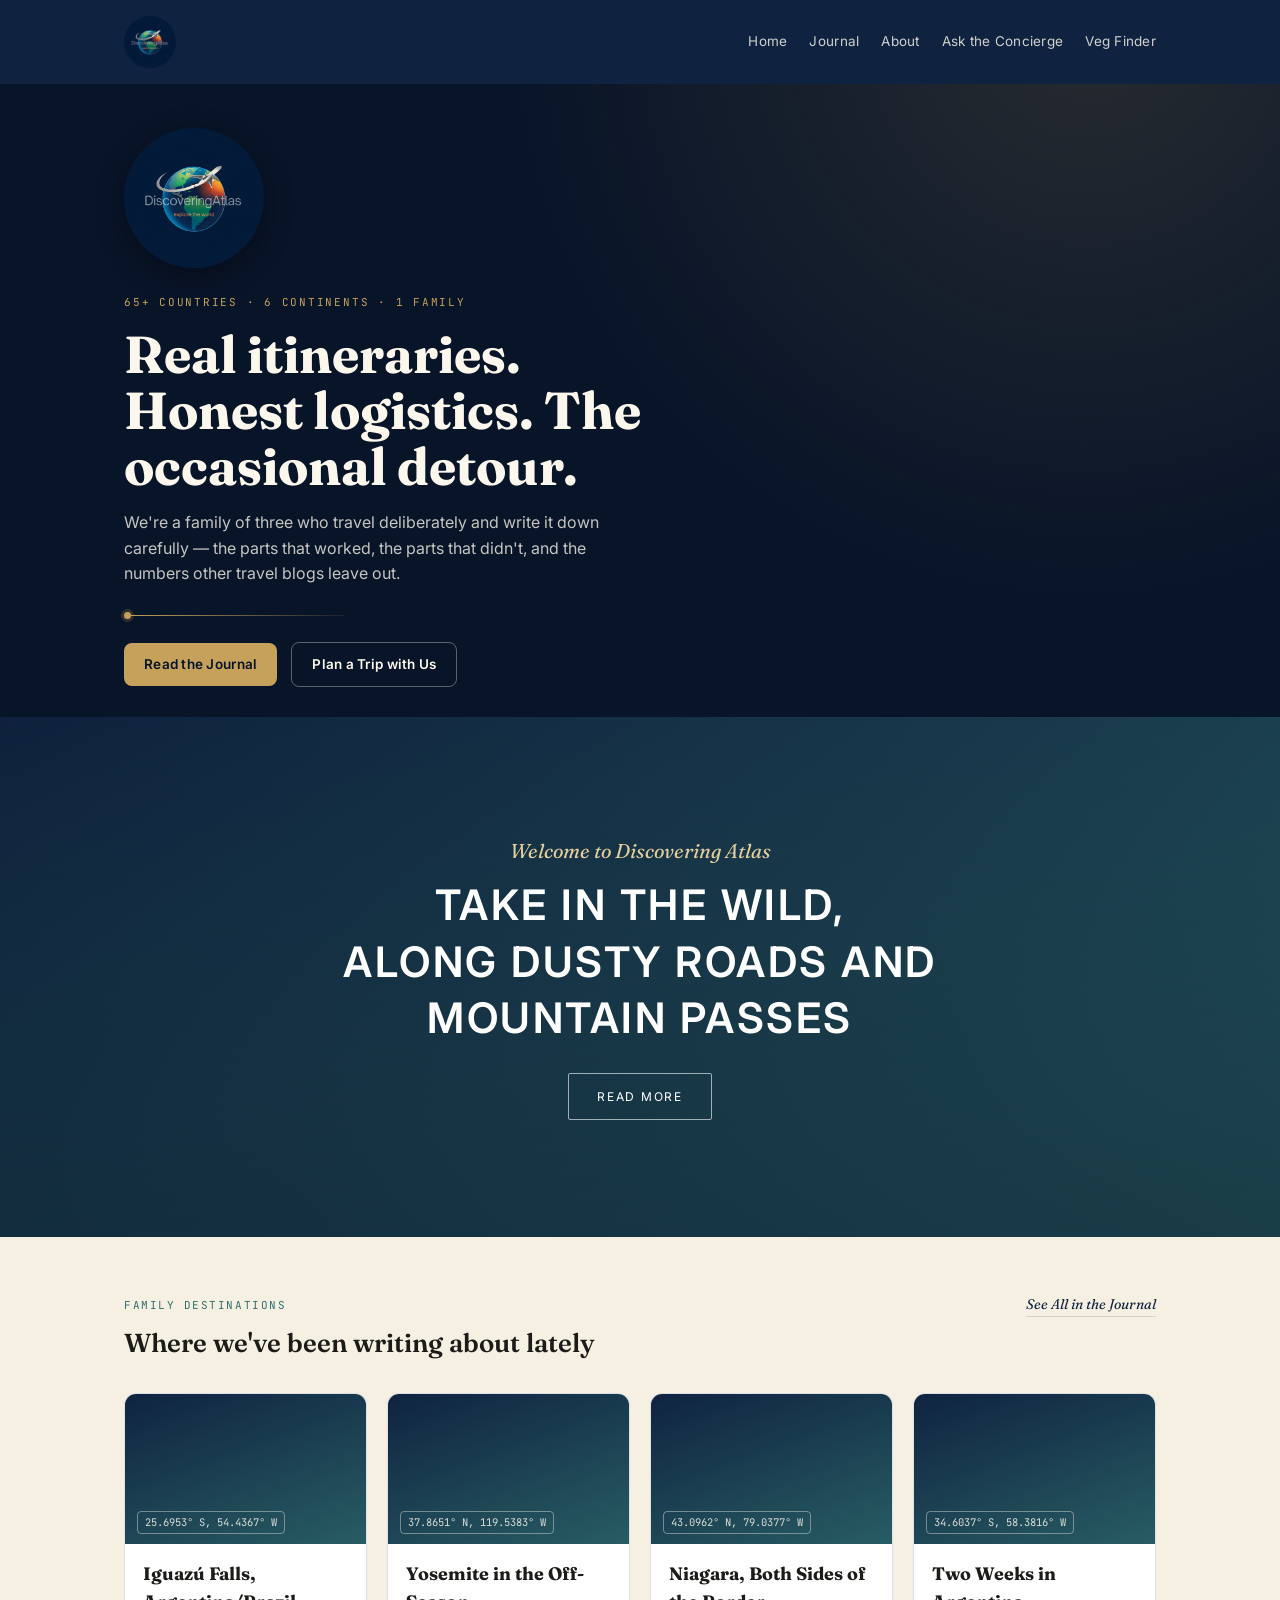
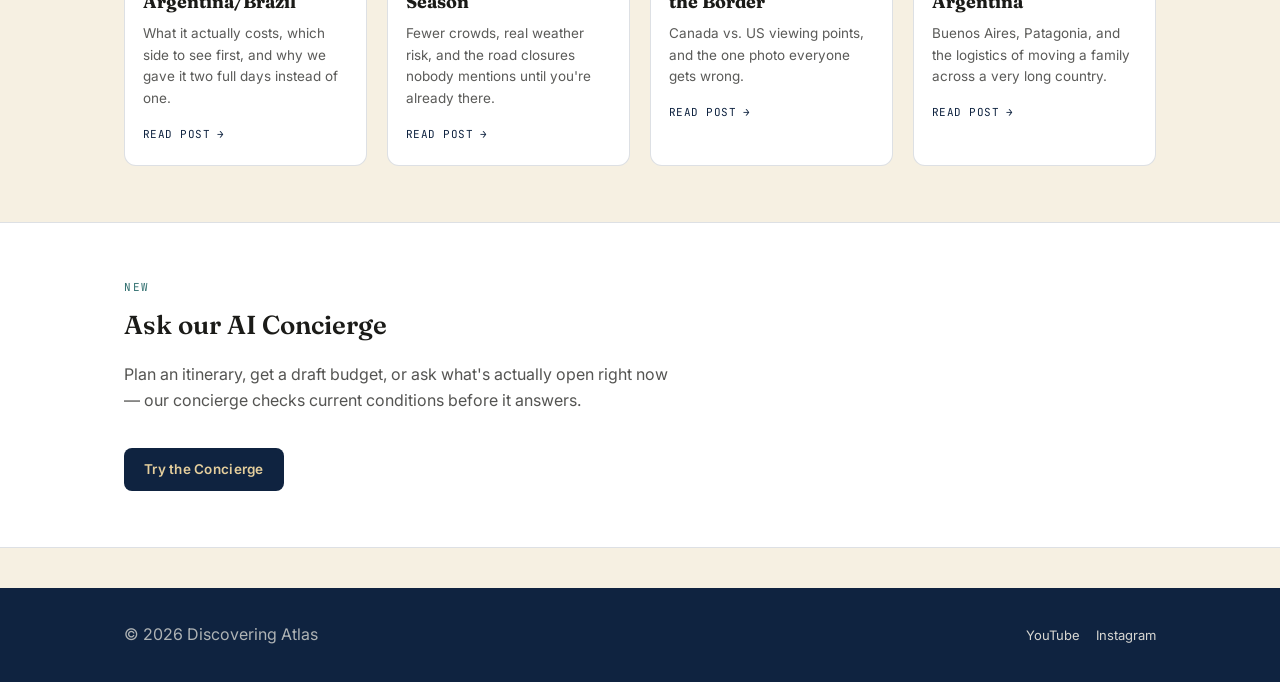
<file: index.html>
<!DOCTYPE html>
<html lang="en">
<head>
<meta charset="UTF-8">
<meta name="viewport" content="width=device-width, initial-scale=1.0">
<title>Discovering Atlas — Family Travel Across 65+ Countries</title>
<meta name="description" content="A family travel journal from 65+ countries across 6 continents — real itineraries, honest logistics, and the occasional detour.">
<link rel="icon" type="image/png" href="images/favicon.png">
<link rel="stylesheet" href="styles.css">
</head>
<body>

<nav class="site-nav">
  <div class="wrap">
    <a href="index.html" style="display:flex;align-items:center;"><img src="images/logo-nav.png" alt="Discovering Atlas" style="height:52px;width:52px;border-radius:50%;"></a>
    <div class="nav-links">
      <a href="index.html">Home</a>
      <a href="blog.html">Journal</a>
      <a href="about.html">About</a>
      <a href="concierge.html">Ask the Concierge</a>
      <a href="veg-finder.html">Veg Finder</a>
    </div>
  </div>
</nav>

<header class="hero" style="padding:44px 0 30px;">
  <div class="wrap">
    <img src="images/logo-full.png" alt="Discovering Atlas — explore the world" style="width:140px; height:140px; border-radius:50%; margin-bottom:20px; box-shadow:0 8px 28px rgba(0,0,0,0.35);">
    <span class="eyebrow">65+ Countries · 6 Continents · 1 Family</span>
    <h1>Real itineraries. Honest logistics. The occasional detour.</h1>
    <p>We're a family of three who travel deliberately and write it down carefully — the parts that worked, the parts that didn't, and the numbers other travel blogs leave out.</p>
    <div class="route-line"><div class="dot"></div></div>
    <a class="btn" href="blog.html">Read the Journal</a>
    <a class="btn ghost" href="concierge.html">Plan a Trip with Us</a>
  </div>
</header>

<!--
  PHOTO SPOT: swap the background-image in .photo-hero (styles.css) for one of your
  own landscape shots. Something wide and dramatic works best here — a mountain range,
  a coastline, a road stretching out. This is the single most-seen image on the site.
-->
<section class="photo-hero">
  <div class="photo-hero-content">
    <span class="eyebrow-script">Welcome to Discovering Atlas</span>
    <h2>Take in the wild,<br>along dusty roads and mountain passes</h2>
    <a class="btn-outline" href="blog.html">Read More</a>
  </div>
</section>

<section class="section">
  <div class="wrap">
    <div class="category-header">
      <div>
        <span class="kicker">Family Destinations</span>
        <h2 style="margin:0;">Where we've been writing about lately</h2>
      </div>
      <a class="see-all" href="blog.html">See All in the Journal</a>
    </div>
    <!-- PHOTO SPOTS: each .photo div below can take a real image — see the comment in styles.css under .photo-card .photo -->
    <div class="grid">

      <div class="card photo-card">
        <div class="photo"><span class="coords">25.6953° S, 54.4367° W</span></div>
        <div class="body">
          <h3>Iguazú Falls, Argentina/Brazil</h3>
          <p>What it actually costs, which side to see first, and why we gave it two full days instead of one.</p>
          <a class="readmore" href="blog-iguazu-falls.html">READ POST →</a>
        </div>
      </div>

      <div class="card photo-card">
        <div class="photo"><span class="coords">37.8651° N, 119.5383° W</span></div>
        <div class="body">
          <h3>Yosemite in the Off-Season</h3>
          <p>Fewer crowds, real weather risk, and the road closures nobody mentions until you're already there.</p>
          <a class="readmore" href="blog-yosemite.html">READ POST →</a>
        </div>
      </div>

      <div class="card photo-card">
        <div class="photo"><span class="coords">43.0962° N, 79.0377° W</span></div>
        <div class="body">
          <h3>Niagara, Both Sides of the Border</h3>
          <p>Canada vs. US viewing points, and the one photo everyone gets wrong.</p>
          <a class="readmore" href="blog-niagara.html">READ POST →</a>
        </div>
      </div>

      <div class="card photo-card">
        <div class="photo"><span class="coords">34.6037° S, 58.3816° W</span></div>
        <div class="body">
          <h3>Two Weeks in Argentina</h3>
          <p>Buenos Aires, Patagonia, and the logistics of moving a family across a very long country.</p>
          <a class="readmore" href="blog-argentina.html">READ POST →</a>
        </div>
      </div>

    </div>
  </div>
</section>

<section class="section" style="background:#fff; border-top:1px solid var(--line); border-bottom:1px solid var(--line);">
  <div class="wrap">
    <span class="kicker">New</span>
    <h2>Ask our AI Concierge</h2>
    <p style="max-width:56ch; color:rgba(27,27,24,0.75);">Plan an itinerary, get a draft budget, or ask what's actually open right now — our concierge checks current conditions before it answers.</p>
    <a class="btn" style="background:var(--navy); color:var(--gold-soft); margin-top:18px;" href="concierge.html">Try the Concierge</a>
  </div>
</section>

<footer>
  <div class="wrap">
    <div>© <span id="year"></span> Discovering Atlas</div>
    <div class="social-links">
      <a href="https://youtube.com/@discoveringatlas" target="_blank" rel="noopener">YouTube</a>
      <a href="https://instagram.com/discoveringatlas" target="_blank" rel="noopener">Instagram</a>
    </div>
  </div>
</footer>

<script>document.getElementById('year').textContent = new Date().getFullYear();</script>
</body>
</html>
</file>
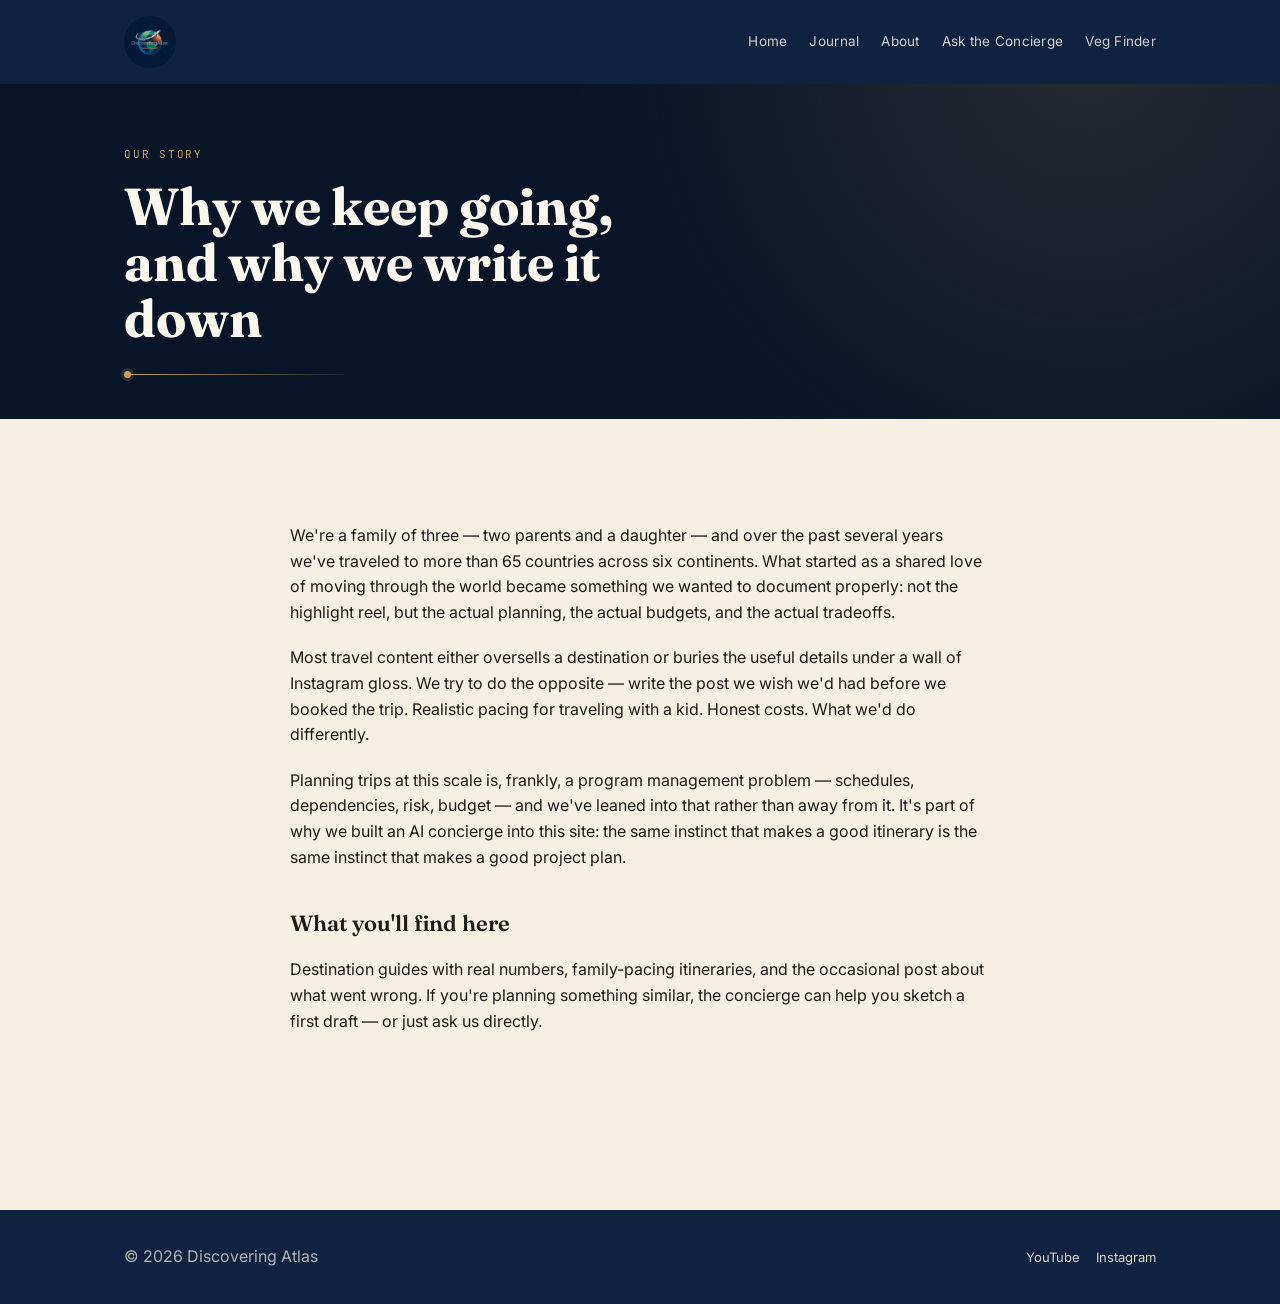
<file: about.html>
<!DOCTYPE html>
<html lang="en">
<head>
<meta charset="UTF-8">
<meta name="viewport" content="width=device-width, initial-scale=1.0">
<title>About — Discovering Atlas</title>
<link rel="icon" type="image/png" href="images/favicon.png">
<link rel="stylesheet" href="styles.css">
</head>
<body>

<nav class="site-nav">
  <div class="wrap">
    <a href="index.html" style="display:flex;align-items:center;"><img src="images/logo-nav.png" alt="Discovering Atlas" style="height:52px;width:52px;border-radius:50%;"></a>
    <div class="nav-links">
      <a href="index.html">Home</a>
      <a href="blog.html">Journal</a>
      <a href="about.html">About</a>
      <a href="concierge.html">Ask the Concierge</a>
      <a href="veg-finder.html">Veg Finder</a>
    </div>
  </div>
</nav>

<header class="hero" style="padding:56px 0 44px;">
  <div class="wrap">
    <span class="eyebrow">Our Story</span>
    <h1>Why we keep going, and why we write it down</h1>
    <div class="route-line"><div class="dot"></div></div>
  </div>
</header>

<section class="section">
  <div class="wrap post-body" style="max-width:70ch;">
    <p>We're a family of three — two parents and a daughter — and over the past several years we've traveled to more than 65 countries across six continents. What started as a shared love of moving through the world became something we wanted to document properly: not the highlight reel, but the actual planning, the actual budgets, and the actual tradeoffs.</p>
    <p>Most travel content either oversells a destination or buries the useful details under a wall of Instagram gloss. We try to do the opposite — write the post we wish we'd had before we booked the trip. Realistic pacing for traveling with a kid. Honest costs. What we'd do differently.</p>
    <p>Planning trips at this scale is, frankly, a program management problem — schedules, dependencies, risk, budget — and we've leaned into that rather than away from it. It's part of why we built an AI concierge into this site: the same instinct that makes a good itinerary is the same instinct that makes a good project plan.</p>
    <h2>What you'll find here</h2>
    <p>Destination guides with real numbers, family-pacing itineraries, and the occasional post about what went wrong. If you're planning something similar, the concierge can help you sketch a first draft — or just ask us directly.</p>
  </div>
</section>

<footer>
  <div class="wrap">
    <div>© <span id="year"></span> Discovering Atlas</div>
    <div class="social-links">
      <a href="https://youtube.com/@discoveringatlas" target="_blank" rel="noopener">YouTube</a>
      <a href="https://instagram.com/discoveringatlas" target="_blank" rel="noopener">Instagram</a>
    </div>
  </div>
</footer>

<script>document.getElementById('year').textContent = new Date().getFullYear();</script>
</body>
</html>
</file>
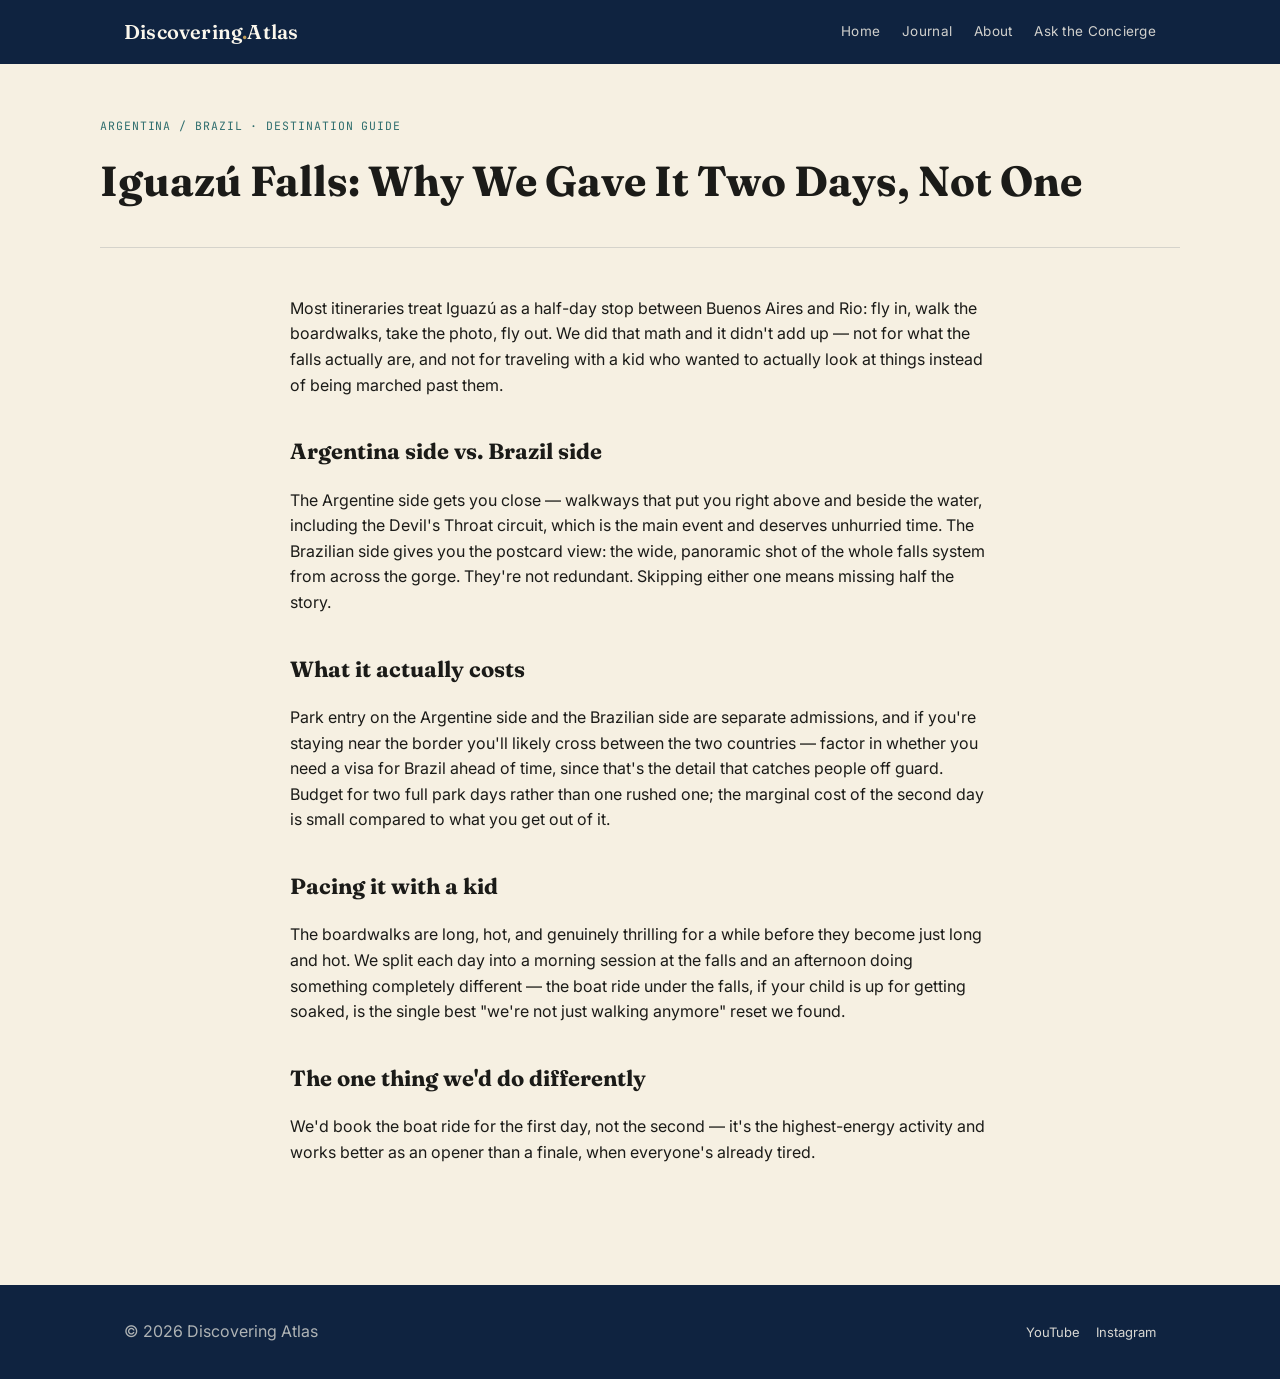
<file: blog-iguazu-falls.html>
<!DOCTYPE html>
<html lang="en">
<head>
<meta charset="UTF-8">
<meta name="viewport" content="width=device-width, initial-scale=1.0">
<title>Iguazú Falls: The Two-Day Case — Discovering Atlas</title>
<link rel="stylesheet" href="styles.css">
</head>
<body>

<nav class="site-nav">
  <div class="wrap">
    <div class="brand">Discovering<span class="dot">.</span>Atlas</div>
    <div class="nav-links">
      <a href="index.html">Home</a>
      <a href="blog.html">Journal</a>
      <a href="about.html">About</a>
      <a href="concierge.html">Ask the Concierge</a>
    </div>
  </div>
</nav>

<div class="wrap post-header">
  <span class="post-meta">Argentina / Brazil · Destination Guide</span>
  <h1>Iguazú Falls: Why We Gave It Two Days, Not One</h1>
</div>

<div class="wrap post-body">
  <p>Most itineraries treat Iguazú as a half-day stop between Buenos Aires and Rio: fly in, walk the boardwalks, take the photo, fly out. We did that math and it didn't add up — not for what the falls actually are, and not for traveling with a kid who wanted to actually look at things instead of being marched past them.</p>

  <h2>Argentina side vs. Brazil side</h2>
  <p>The Argentine side gets you close — walkways that put you right above and beside the water, including the Devil's Throat circuit, which is the main event and deserves unhurried time. The Brazilian side gives you the postcard view: the wide, panoramic shot of the whole falls system from across the gorge. They're not redundant. Skipping either one means missing half the story.</p>

  <h2>What it actually costs</h2>
  <p>Park entry on the Argentine side and the Brazilian side are separate admissions, and if you're staying near the border you'll likely cross between the two countries — factor in whether you need a visa for Brazil ahead of time, since that's the detail that catches people off guard. Budget for two full park days rather than one rushed one; the marginal cost of the second day is small compared to what you get out of it.</p>

  <h2>Pacing it with a kid</h2>
  <p>The boardwalks are long, hot, and genuinely thrilling for a while before they become just long and hot. We split each day into a morning session at the falls and an afternoon doing something completely different — the boat ride under the falls, if your child is up for getting soaked, is the single best "we're not just walking anymore" reset we found.</p>

  <h2>The one thing we'd do differently</h2>
  <p>We'd book the boat ride for the first day, not the second — it's the highest-energy activity and works better as an opener than a finale, when everyone's already tired.</p>
</div>

<footer>
  <div class="wrap">
    <div>© <span id="year"></span> Discovering Atlas</div>
    <div class="social-links">
      <a href="https://youtube.com/@discoveringatlas" target="_blank" rel="noopener">YouTube</a>
      <a href="https://instagram.com/discoveringatlas" target="_blank" rel="noopener">Instagram</a>
    </div>
  </div>
</footer>

<script>document.getElementById('year').textContent = new Date().getFullYear();</script>
</body>
</html>
</file>
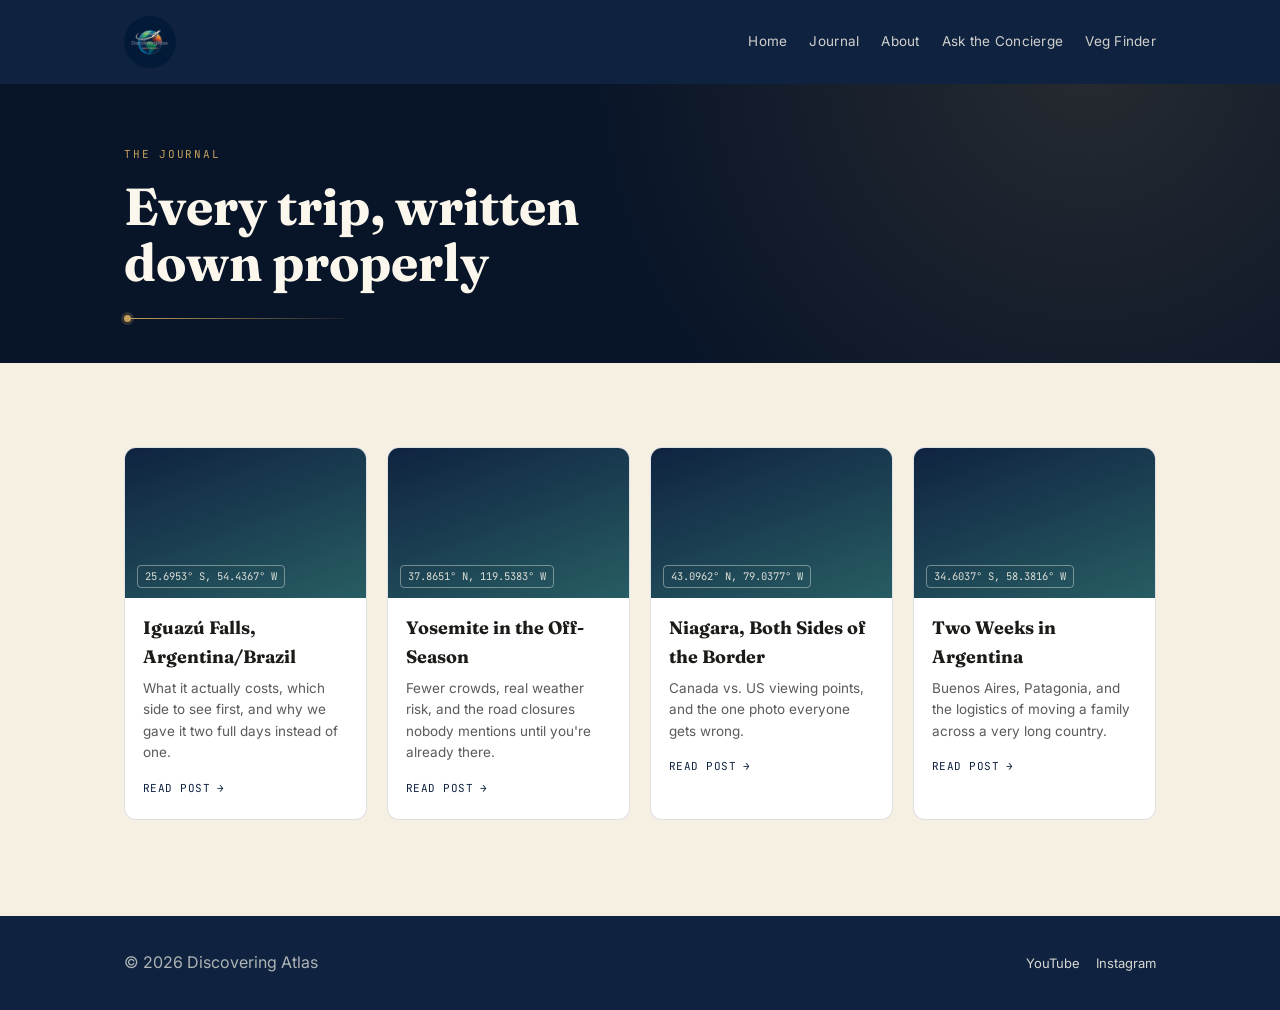
<file: blog.html>
<!DOCTYPE html>
<html lang="en">
<head>
<meta charset="UTF-8">
<meta name="viewport" content="width=device-width, initial-scale=1.0">
<title>Journal — Discovering Atlas</title>
<link rel="icon" type="image/png" href="images/favicon.png">
<link rel="stylesheet" href="styles.css">
</head>
<body>

<nav class="site-nav">
  <div class="wrap">
    <a href="index.html" style="display:flex;align-items:center;"><img src="images/logo-nav.png" alt="Discovering Atlas" style="height:52px;width:52px;border-radius:50%;"></a>
    <div class="nav-links">
      <a href="index.html">Home</a>
      <a href="blog.html">Journal</a>
      <a href="about.html">About</a>
      <a href="concierge.html">Ask the Concierge</a>
      <a href="veg-finder.html">Veg Finder</a>
    </div>
  </div>
</nav>

<header class="hero" style="padding:56px 0 44px;">
  <div class="wrap">
    <span class="eyebrow">The Journal</span>
    <h1>Every trip, written down properly</h1>
    <div class="route-line"><div class="dot"></div></div>
  </div>
</header>

<section class="section">
  <div class="wrap">
    <div class="grid">

      <div class="card">
        <div class="photo"><span class="coords">25.6953° S, 54.4367° W</span></div>
        <div class="body">
          <h3>Iguazú Falls, Argentina/Brazil</h3>
          <p>What it actually costs, which side to see first, and why we gave it two full days instead of one.</p>
          <a class="readmore" href="blog-iguazu-falls.html">READ POST →</a>
        </div>
      </div>

      <div class="card">
        <div class="photo"><span class="coords">37.8651° N, 119.5383° W</span></div>
        <div class="body">
          <h3>Yosemite in the Off-Season</h3>
          <p>Fewer crowds, real weather risk, and the road closures nobody mentions until you're already there.</p>
          <a class="readmore" href="blog-yosemite.html">READ POST →</a>
        </div>
      </div>

      <div class="card">
        <div class="photo"><span class="coords">43.0962° N, 79.0377° W</span></div>
        <div class="body">
          <h3>Niagara, Both Sides of the Border</h3>
          <p>Canada vs. US viewing points, and the one photo everyone gets wrong.</p>
          <a class="readmore" href="blog-niagara.html">READ POST →</a>
        </div>
      </div>

      <div class="card">
        <div class="photo"><span class="coords">34.6037° S, 58.3816° W</span></div>
        <div class="body">
          <h3>Two Weeks in Argentina</h3>
          <p>Buenos Aires, Patagonia, and the logistics of moving a family across a very long country.</p>
          <a class="readmore" href="blog-argentina.html">READ POST →</a>
        </div>
      </div>

    </div>
  </div>
</section>

<footer>
  <div class="wrap">
    <div>© <span id="year"></span> Discovering Atlas</div>
    <div class="social-links">
      <a href="https://youtube.com/@discoveringatlas" target="_blank" rel="noopener">YouTube</a>
      <a href="https://instagram.com/discoveringatlas" target="_blank" rel="noopener">Instagram</a>
    </div>
  </div>
</footer>

<script>document.getElementById('year').textContent = new Date().getFullYear();</script>
</body>
</html>
</file>
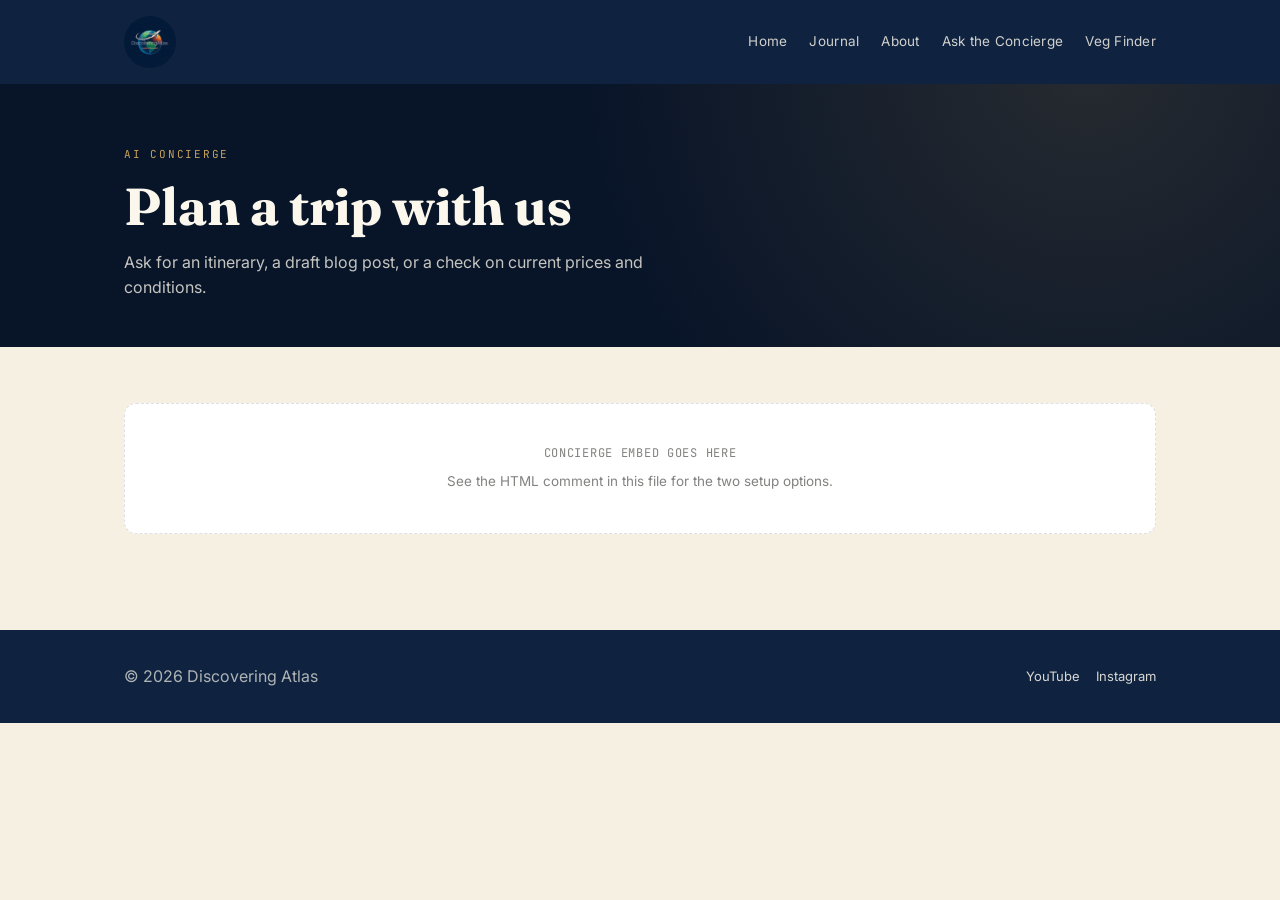
<file: concierge.html>
<!DOCTYPE html>
<html lang="en">
<head>
<meta charset="UTF-8">
<meta name="viewport" content="width=device-width, initial-scale=1.0">
<title>Ask the Concierge — Discovering Atlas</title>
<link rel="icon" type="image/png" href="images/favicon.png">
<link rel="stylesheet" href="styles.css">
</head>
<body>

<nav class="site-nav">
  <div class="wrap">
    <a href="index.html" style="display:flex;align-items:center;"><img src="images/logo-nav.png" alt="Discovering Atlas" style="height:52px;width:52px;border-radius:50%;"></a>
    <div class="nav-links">
      <a href="index.html">Home</a>
      <a href="blog.html">Journal</a>
      <a href="about.html">About</a>
      <a href="concierge.html">Ask the Concierge</a>
      <a href="veg-finder.html">Veg Finder</a>
    </div>
  </div>
</nav>

<header class="hero" style="padding:56px 0 30px;">
  <div class="wrap">
    <span class="eyebrow">AI Concierge</span>
    <h1>Plan a trip with us</h1>
    <p>Ask for an itinerary, a draft blog post, or a check on current prices and conditions.</p>
  </div>
</header>

<section class="section">
  <div class="wrap">

    <!--
      SETUP NOTE (remove this comment once configured):
      Replace the placeholder box below with your embed code.

      PATH A (free, requires visitor to have a Claude account):
      1. Open wandering-atlas-concierge.html in Claude, click "Publish"
      2. Click "Get embed code," add discoveringatlas.com to Allowed domains
      3. Paste the provided <iframe> snippet in place of the div below

      PATH B (works for anonymous visitors, small usage-based API cost):
      Replace the div below with an <iframe src="https://your-proxy-url"></iframe>
      pointing at your own backend proxy.
    -->
    <div style="border:1px dashed var(--line); border-radius:12px; padding:40px 24px; text-align:center; color:rgba(27,27,24,0.55); background:#fff;">
      <p style="margin:0 0 8px; font-family:'JetBrains Mono',monospace; font-size:12px; letter-spacing:0.06em; text-transform:uppercase;">Concierge embed goes here</p>
      <p style="margin:0; font-size:13.5px;">See the HTML comment in this file for the two setup options.</p>
    </div>

  </div>
</section>

<footer>
  <div class="wrap">
    <div>© <span id="year"></span> Discovering Atlas</div>
    <div class="social-links">
      <a href="https://youtube.com/@discoveringatlas" target="_blank" rel="noopener">YouTube</a>
      <a href="https://instagram.com/discoveringatlas" target="_blank" rel="noopener">Instagram</a>
    </div>
  </div>
</footer>

<script>document.getElementById('year').textContent = new Date().getFullYear();</script>
</body>
</html>
</file>
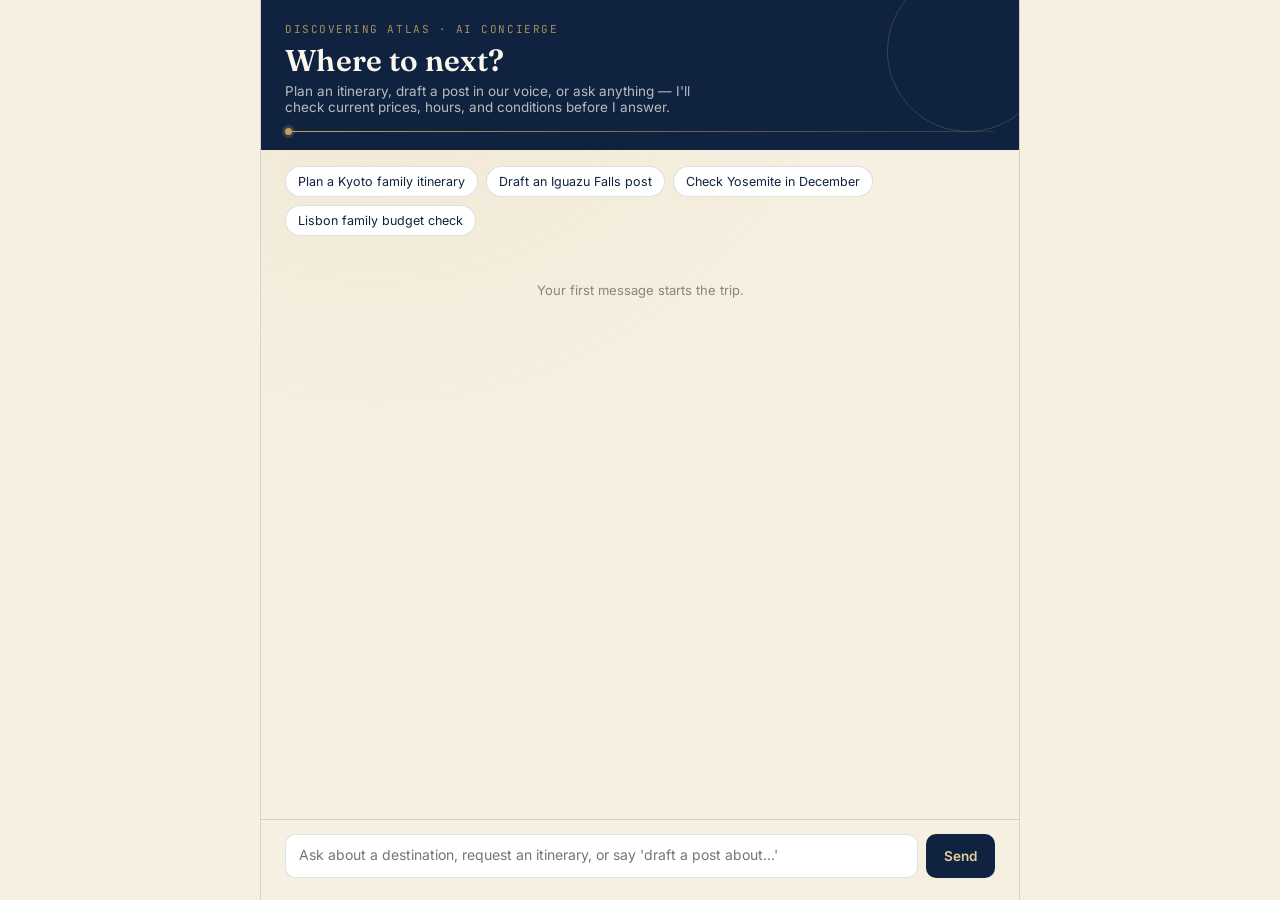
<file: discovering-atlas-concierge.html>
<!DOCTYPE html>
<html lang="en">
<head>
<meta charset="UTF-8">
<meta name="viewport" content="width=device-width, initial-scale=1.0">
<title>Discovering Atlas — Concierge</title>
<style>
  @import url('https://fonts.googleapis.com/css2?family=Fraunces:opsz,wght@9..144,400;9..144,600;9..144,700&family=Inter:wght@400;500;600&family=JetBrains+Mono:wght@400;500&display=swap');

  :root{
    --navy:#0F2340;
    --navy-deep:#081428;
    --gold:#C6A15B;
    --gold-soft:#E4CE9C;
    --cream:#F6F0E2;
    --ink:#1B1B18;
    --teal:#2F6E6E;
    --line:rgba(15,35,64,0.14);
  }
  *{box-sizing:border-box;}
  body{
    margin:0;
    background:var(--cream);
    color:var(--ink);
    font-family:'Inter',sans-serif;
    min-height:100vh;
  }
  .app{
    max-width:760px;
    margin:0 auto;
    min-height:100vh;
    display:flex;
    flex-direction:column;
    background:
      radial-gradient(circle at 15% -10%, rgba(198,161,91,0.14), transparent 45%),
      var(--cream);
    border-left:1px solid var(--line);
    border-right:1px solid var(--line);
  }

  /* Header — boarding pass / passport strip */
  header{
    background:var(--navy);
    color:var(--gold-soft);
    padding:22px 24px 18px;
    position:relative;
    overflow:hidden;
  }
  header::after{
    content:"";
    position:absolute;
    right:-30px; top:-30px;
    width:160px; height:160px;
    border:1px solid rgba(230,206,156,0.18);
    border-radius:50%;
  }
  .eyebrow{
    font-family:'JetBrains Mono',monospace;
    font-size:11px;
    letter-spacing:0.14em;
    text-transform:uppercase;
    color:var(--gold);
    opacity:0.85;
  }
  h1{
    font-family:'Fraunces',serif;
    font-weight:600;
    font-size:30px;
    margin:6px 0 4px;
    color:#FBF7EC;
    letter-spacing:0.01em;
  }
  .tagline{
    font-size:13.5px;
    color:rgba(251,247,236,0.72);
    max-width:46ch;
  }
  .route-line{
    margin-top:16px;
    height:1px;
    background:linear-gradient(90deg, var(--gold) 0%, rgba(198,161,91,0.15) 100%);
    position:relative;
  }
  .route-line .dot{
    position:absolute; top:-3px; left:0;
    width:7px;height:7px;border-radius:50%;
    background:var(--gold);
    box-shadow:0 0 0 3px rgba(198,161,91,0.2);
    animation:travel 2.6s ease-in-out infinite;
  }
  @keyframes travel{
    0%,100%{left:0;}
    50%{left:calc(100% - 7px);}
  }

  /* Quick starts */
  .quickstarts{
    display:flex; gap:8px; flex-wrap:wrap;
    padding:16px 24px 4px;
  }
  .chip{
    font-family:'Inter',sans-serif;
    font-size:12.5px;
    border:1px solid var(--line);
    background:#fff;
    color:var(--navy);
    padding:7px 12px;
    border-radius:999px;
    cursor:pointer;
    transition:all .15s ease;
  }
  .chip:hover{border-color:var(--gold); background:var(--gold-soft); }

  /* Chat area */
  .chat{
    flex:1;
    padding:18px 24px 12px;
    display:flex;
    flex-direction:column;
    gap:16px;
    overflow-y:auto;
  }
  .msg{
    max-width:88%;
    line-height:1.55;
    font-size:14.5px;
  }
  .msg.user{
    align-self:flex-end;
    background:var(--navy);
    color:#F6F0E2;
    padding:11px 15px;
    border-radius:14px 14px 3px 14px;
  }
  .msg.agent{
    align-self:flex-start;
    background:#fff;
    border:1px solid var(--line);
    padding:13px 16px;
    border-radius:3px 14px 14px 14px;
    white-space:pre-wrap;
  }
  .msg.agent .stamp{
    display:inline-block;
    font-family:'JetBrains Mono',monospace;
    font-size:10px;
    letter-spacing:0.08em;
    text-transform:uppercase;
    color:var(--teal);
    border:1px solid rgba(47,110,110,0.3);
    padding:2px 7px;
    border-radius:4px;
    margin-bottom:8px;
  }
  .researching{
    align-self:flex-start;
    font-family:'JetBrains Mono',monospace;
    font-size:11.5px;
    color:var(--navy);
    display:flex; align-items:center; gap:8px;
    padding:4px 2px;
  }
  .researching .compass{
    width:12px;height:12px;
    border:1.5px solid var(--gold);
    border-radius:50%;
    position:relative;
    animation:spin 1.1s linear infinite;
  }
  .researching .compass::after{
    content:"";
    position:absolute; top:1px; left:50%;
    width:1.5px; height:4px;
    background:var(--gold);
    transform:translateX(-50%);
  }
  @keyframes spin{to{transform:rotate(360deg);}}

  /* Input */
  .inputbar{
    display:flex; gap:8px;
    padding:14px 24px 22px;
    border-top:1px solid var(--line);
    background:var(--cream);
  }
  textarea{
    flex:1;
    resize:none;
    border:1px solid var(--line);
    border-radius:10px;
    padding:11px 13px;
    font-family:'Inter',sans-serif;
    font-size:14px;
    background:#fff;
    color:var(--ink);
    min-height:44px;
    max-height:120px;
  }
  textarea:focus{outline:none; border-color:var(--gold);}
  button.send{
    background:var(--navy);
    color:var(--gold-soft);
    border:none;
    border-radius:10px;
    padding:0 18px;
    font-family:'Inter',sans-serif;
    font-weight:600;
    font-size:13.5px;
    cursor:pointer;
  }
  button.send:disabled{opacity:0.5; cursor:default;}
  button.send:hover:not(:disabled){background:var(--navy-deep);}

  .empty-hint{
    color:rgba(27,27,24,0.5);
    font-size:13px;
    text-align:center;
    margin-top:24px;
  }
  .memory-bar{
    display:none;
    align-items:center;
    justify-content:space-between;
    gap:10px;
    padding:9px 24px;
    background:var(--gold-soft);
    border-bottom:1px solid var(--line);
    font-size:12px;
    color:var(--navy);
  }
  .memory-bar.show{display:flex;}
  .memory-bar button{
    background:none;
    border:1px solid rgba(15,35,64,0.3);
    color:var(--navy);
    font-size:11px;
    padding:4px 9px;
    border-radius:6px;
    cursor:pointer;
    font-family:'Inter',sans-serif;
  }
  .memory-bar button:hover{background:rgba(15,35,64,0.08);}
</style>
</head>
<body>
<div class="app">
  <header>
    <div class="eyebrow">Discovering Atlas · AI Concierge</div>
    <h1>Where to next?</h1>
    <div class="tagline">Plan an itinerary, draft a post in our voice, or ask anything — I'll check current prices, hours, and conditions before I answer.</div>
    <div class="route-line"><div class="dot"></div></div>
  </header>

  <div class="memory-bar" id="memoryBar">
    <span id="memoryText">Welcome back — picking up your last trip conversation.</span>
    <button id="clearMemory">Start a new trip</button>
  </div>

  <div class="quickstarts" id="quickstarts">
    <div class="chip" data-q="Plan a 5-day Kyoto itinerary for a family of 3, mixing temples with kid-friendly stops.">Plan a Kyoto family itinerary</div>
    <div class="chip" data-q="Draft a 400-word Wandering Atlas blog post about Iguazu Falls, warm and detail-rich, family travel angle.">Draft an Iguazu Falls post</div>
    <div class="chip" data-q="Is Yosemite Valley open and accessible in December? Any road closures I should plan around?">Check Yosemite in December</div>
    <div class="chip" data-q="What's a realistic 3-day budget for a family of 3 in Lisbon right now?">Lisbon family budget check</div>
  </div>

  <div class="chat" id="chat">
    <div class="empty-hint">Your first message starts the trip.</div>
  </div>

  <div class="inputbar">
    <textarea id="input" placeholder="Ask about a destination, request an itinerary, or say 'draft a post about…'" rows="1"></textarea>
    <button class="send" id="sendBtn">Send</button>
  </div>
</div>

<script>
const chatEl = document.getElementById('chat');
const inputEl = document.getElementById('input');
const sendBtn = document.getElementById('sendBtn');
const quickstarts = document.getElementById('quickstarts');
let history = [];
let firstMessageSent = false;
const MEMORY_KEY = 'trip-history';
const MAX_STORED_MESSAGES = 20; // keep storage light and requests fast

async function loadMemory(){
  try{
    const result = await window.storage.get(MEMORY_KEY);
    if(result && result.value){
      const saved = JSON.parse(result.value);
      if(Array.isArray(saved) && saved.length){
        history = saved;
        firstMessageSent = true;
        quickstarts.style.display = 'none';
        chatEl.querySelector('.empty-hint')?.remove();
        history.forEach(turn => {
          if(turn.role === 'user' || turn.role === 'assistant'){
            addMessage(turn.role === 'assistant' ? 'agent' : 'user', turn.content, false);
          }
        });
        document.getElementById('memoryBar').classList.add('show');
      }
    }
  } catch(err){
    // no saved memory yet — that's fine, start fresh
  }
}

async function saveMemory(){
  try{
    const trimmed = history.slice(-MAX_STORED_MESSAGES);
    await window.storage.set(MEMORY_KEY, JSON.stringify(trimmed));
  } catch(err){
    console.error('Could not save trip memory:', err);
  }
}

async function clearMemory(){
  try{
    await window.storage.delete(MEMORY_KEY);
  } catch(err){ /* nothing to clear */ }
  history = [];
  firstMessageSent = false;
  chatEl.innerHTML = '<div class="empty-hint">Your first message starts the trip.</div>';
  quickstarts.style.display = 'flex';
  document.getElementById('memoryBar').classList.remove('show');
}

document.getElementById('clearMemory').addEventListener('click', clearMemory);
loadMemory();

const SYSTEM_PROMPT = `You are the Wandering Atlas Concierge — the AI travel agent for Discovering Atlas, a family travel brand run by a mother, father, and their daughter who have traveled to 65+ countries across 6 continents. Your voice is warm, well-traveled, practical, and detail-rich — like a seasoned TPM plans a trip: thorough, honest about tradeoffs, never fluffy.

You handle three kinds of requests, and should recognize which one you're in from the user's message:

1. ITINERARY PLANNING — produce a clear day-by-day plan. Be concrete: named places, realistic pacing for a family with a school-age kid, and one honest caveat per day if relevant (crowds, weather, closures).

2. BLOG POST DRAFTING — write in the Wandering Atlas editorial voice: first-person plural ("we"), sensory and specific, no generic travel-blog filler ("nestled in the heart of..."). Include a suggested title. Keep drafts to the requested length.

3. DESTINATION Q&A / FACT-CHECKING — answer directly and conversationally.

For ANY request involving current information — prices, opening hours, visa rules, road/park closures, weather, safety advisories, or anything that changes over time — use the web_search tool before answering. Never guess at current prices or hours. When you cite something from a search, mention the source naturally in prose (e.g. "per the park service's site") without quoting text verbatim — paraphrase everything.

Keep responses tight: this is a mobile chat interface. Prefer short paragraphs or a scannable list over long blocks.`;

function addMessage(role, text){
  const hint = chatEl.querySelector('.empty-hint');
  if(hint) hint.remove();
  const div = document.createElement('div');
  div.className = 'msg ' + role;
  if(role === 'agent'){
    div.innerHTML = '<span class="stamp">Concierge</span>' + escapeHtml(text);
  } else {
    div.textContent = text;
  }
  chatEl.appendChild(div);
  chatEl.scrollTop = chatEl.scrollHeight;
  return div;
}

function escapeHtml(str){
  const d = document.createElement('div');
  d.textContent = str;
  return d.innerHTML;
}

function addResearchingIndicator(){
  const div = document.createElement('div');
  div.className = 'researching';
  div.id = 'researchingIndicator';
  div.innerHTML = '<span class="compass"></span> researching current conditions…';
  chatEl.appendChild(div);
  chatEl.scrollTop = chatEl.scrollHeight;
  return div;
}

async function sendMessage(text){
  if(!text.trim()) return;
  if(!firstMessageSent){
    quickstarts.style.display = 'none';
    firstMessageSent = true;
  }
  addMessage('user', text);
  history.push({ role: 'user', content: text });
  inputEl.value = '';
  sendBtn.disabled = true;

  const researchingEl = addResearchingIndicator();

  try{
    const response = await fetch("https://api.anthropic.com/v1/messages", {
      method: "POST",
      headers: { "Content-Type": "application/json" },
      body: JSON.stringify({
        model: "claude-sonnet-4-6",
        max_tokens: 1000,
        system: SYSTEM_PROMPT,
        messages: history,
        tools: [{ type: "web_search_20250305", name: "web_search" }]
      })
    });

    const data = await response.json();
    researchingEl.remove();

    if(!data.content){
      addMessage('agent', "Something went wrong reaching the concierge desk — try again in a moment.");
      sendBtn.disabled = false;
      return;
    }

    const textBlocks = data.content
      .filter(item => item.type === "text")
      .map(item => item.text)
      .join("\n\n");

    const usedSearch = data.content.some(item =>
      item.type === "server_tool_use" || item.type === "web_search_tool_result"
    );

    addMessage('agent', textBlocks || "(no response text)");

    // store assistant turn back into history for multi-turn context
    history.push({ role: 'assistant', content: textBlocks });
    saveMemory();
    document.getElementById('memoryBar').classList.remove('show'); // banner was only for restored sessions

  } catch(err){
    researchingEl.remove();
    addMessage('agent', "Connection hiccup — the concierge didn't get through. Try again?");
    console.error(err);
  }

  sendBtn.disabled = false;
  inputEl.focus();
}

sendBtn.addEventListener('click', () => sendMessage(inputEl.value));
inputEl.addEventListener('keydown', (e) => {
  if(e.key === 'Enter' && !e.shiftKey){
    e.preventDefault();
    sendMessage(inputEl.value);
  }
});
inputEl.addEventListener('input', () => {
  inputEl.style.height = 'auto';
  inputEl.style.height = Math.min(inputEl.scrollHeight, 120) + 'px';
});
quickstarts.addEventListener('click', (e) => {
  const chip = e.target.closest('.chip');
  if(chip) sendMessage(chip.dataset.q);
});
</script>
</body>
</html>
</file>
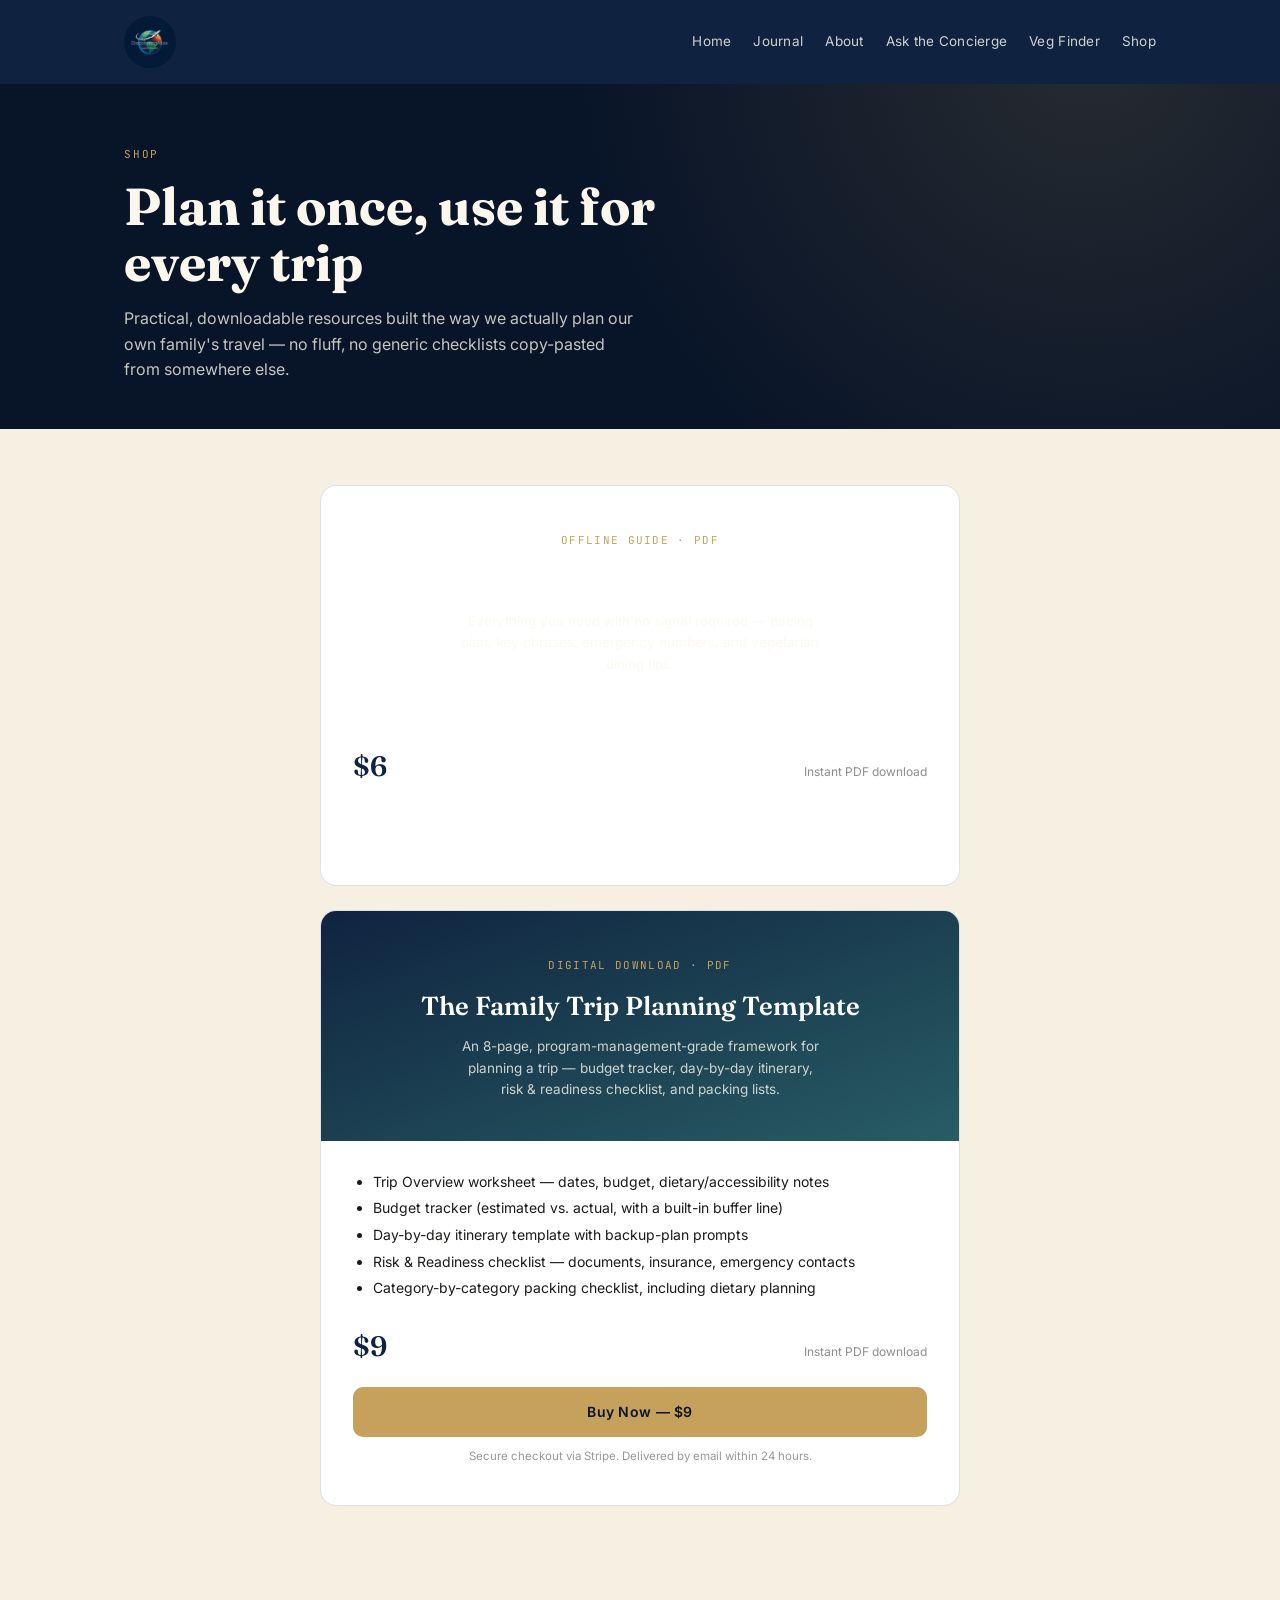
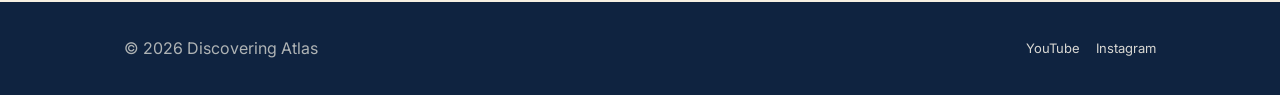
<file: shop.html>
<!DOCTYPE html>
<html lang="en">
<head>
<meta charset="UTF-8">
<meta name="viewport" content="width=device-width, initial-scale=1.0">
<title>Shop — Discovering Atlas</title>
<link rel="icon" type="image/png" href="images/favicon.png">
<link rel="stylesheet" href="styles.css">
</head>
<body>

<nav class="site-nav">
  <div class="wrap">
    <a href="index.html" style="display:flex;align-items:center;"><img src="images/logo-nav.png" alt="Discovering Atlas" style="height:52px;width:52px;border-radius:50%;"></a>
    <div class="nav-links">
      <a href="index.html">Home</a>
      <a href="blog.html">Journal</a>
      <a href="about.html">About</a>
      <a href="concierge.html">Ask the Concierge</a>
      <a href="veg-finder.html">Veg Finder</a>
      <a href="shop.html">Shop</a>
    </div>
  </div>
</nav>

<header class="hero" style="padding:56px 0 30px;">
  <div class="wrap">
    <span class="eyebrow">Shop</span>
    <h1>Plan it once, use it for every trip</h1>
    <p>Practical, downloadable resources built the way we actually plan our own family's travel — no fluff, no generic checklists copy-pasted from somewhere else.</p>
  </div>
</header>

<section class="section">
  <div class="wrap">
    <div style="max-width:640px; margin:0 auto 24px; background:#fff; border:1px solid var(--line); border-radius:16px; overflow:hidden;">

      <div style="background:linear-gradient(160deg, var(--leaf) 0%, var(--navy) 130%); padding:40px 32px; text-align:center; color:#fff;">
        <span style="font-family:'JetBrains Mono',monospace; font-size:11px; letter-spacing:0.12em; text-transform:uppercase; color:var(--gold);">Offline Guide · PDF</span>
        <h2 style="font-family:'Fraunces',serif; font-size:26px; margin:10px 0 8px;">Iguazú Falls Family Guide</h2>
        <p style="font-size:13.5px; color:rgba(251,247,236,0.8); max-width:40ch; margin:0 auto;">Everything you need with no signal required — pacing plan, key phrases, emergency numbers, and vegetarian dining tips.</p>
      </div>

      <div style="padding:28px 32px;">
        <div style="display:flex; align-items:baseline; justify-content:space-between; margin-bottom:18px;">
          <span style="font-family:'Fraunces',serif; font-size:28px; color:var(--navy); font-weight:600;">$6</span>
          <span style="font-size:12px; color:rgba(27,27,24,0.5);">Instant PDF download</span>
        </div>
        <!-- STRIPE: same setup as the template above — new Product + Payment Link, then replace href="#" -->
        <a href="#" style="display:block; text-align:center; background:var(--leaf); color:#fff; font-weight:600; font-size:14px; padding:14px; border-radius:10px;">Buy Now — $6</a>
      </div>
    </div>

    <div style="max-width:640px; margin:0 auto; background:#fff; border:1px solid var(--line); border-radius:16px; overflow:hidden;">

      <div style="background:linear-gradient(160deg, var(--navy) 0%, var(--teal) 130%); padding:40px 32px; text-align:center; color:#fff;">
        <span style="font-family:'JetBrains Mono',monospace; font-size:11px; letter-spacing:0.12em; text-transform:uppercase; color:var(--gold);">Digital Download · PDF</span>
        <h2 style="font-family:'Fraunces',serif; font-size:26px; margin:10px 0 8px;">The Family Trip Planning Template</h2>
        <p style="font-size:13.5px; color:rgba(251,247,236,0.8); max-width:40ch; margin:0 auto;">An 8-page, program-management-grade framework for planning a trip — budget tracker, day-by-day itinerary, risk &amp; readiness checklist, and packing lists.</p>
      </div>

      <div style="padding:28px 32px;">
        <ul style="font-size:14px; color:var(--ink); line-height:1.9; padding-left:20px; margin:0 0 22px;">
          <li>Trip Overview worksheet — dates, budget, dietary/accessibility notes</li>
          <li>Budget tracker (estimated vs. actual, with a built-in buffer line)</li>
          <li>Day-by-day itinerary template with backup-plan prompts</li>
          <li>Risk &amp; Readiness checklist — documents, insurance, emergency contacts</li>
          <li>Category-by-category packing checklist, including dietary planning</li>
        </ul>

        <div style="display:flex; align-items:baseline; justify-content:space-between; margin-bottom:18px;">
          <span style="font-family:'Fraunces',serif; font-size:28px; color:var(--navy); font-weight:600;">$9</span>
          <span style="font-size:12px; color:rgba(27,27,24,0.5);">Instant PDF download</span>
        </div>

        <!--
          STRIPE SETUP NOTE (remove once configured):
          1. Create your Stripe account, add this product ($9, "Family Trip Planning Template")
          2. Create a Payment Link for it in the Stripe Dashboard
          3. Replace the href="#" below with your actual Payment Link URL
          4. After purchase, Stripe emails you the order — email the buyer the PDF manually
             (or use Gumroad/Payhip instead of raw Stripe for automatic delivery)
        -->
        <a href="#" style="display:block; text-align:center; background:var(--gold); color:var(--navy-deep); font-weight:600; font-size:14px; padding:14px; border-radius:10px; letter-spacing:0.02em;">Buy Now — $9</a>
        <p style="text-align:center; font-size:11.5px; color:rgba(27,27,24,0.45); margin-top:10px;">Secure checkout via Stripe. Delivered by email within 24 hours.</p>
      </div>
    </div>
  </div>
</section>

<footer>
  <div class="wrap">
    <div>© <span id="year"></span> Discovering Atlas</div>
    <div class="social-links">
      <a href="https://youtube.com/@discoveringatlas" target="_blank" rel="noopener">YouTube</a>
      <a href="https://instagram.com/discoveringatlas" target="_blank" rel="noopener">Instagram</a>
    </div>
  </div>
</footer>

<script>document.getElementById('year').textContent = new Date().getFullYear();</script>
</body>
</html>
</file>
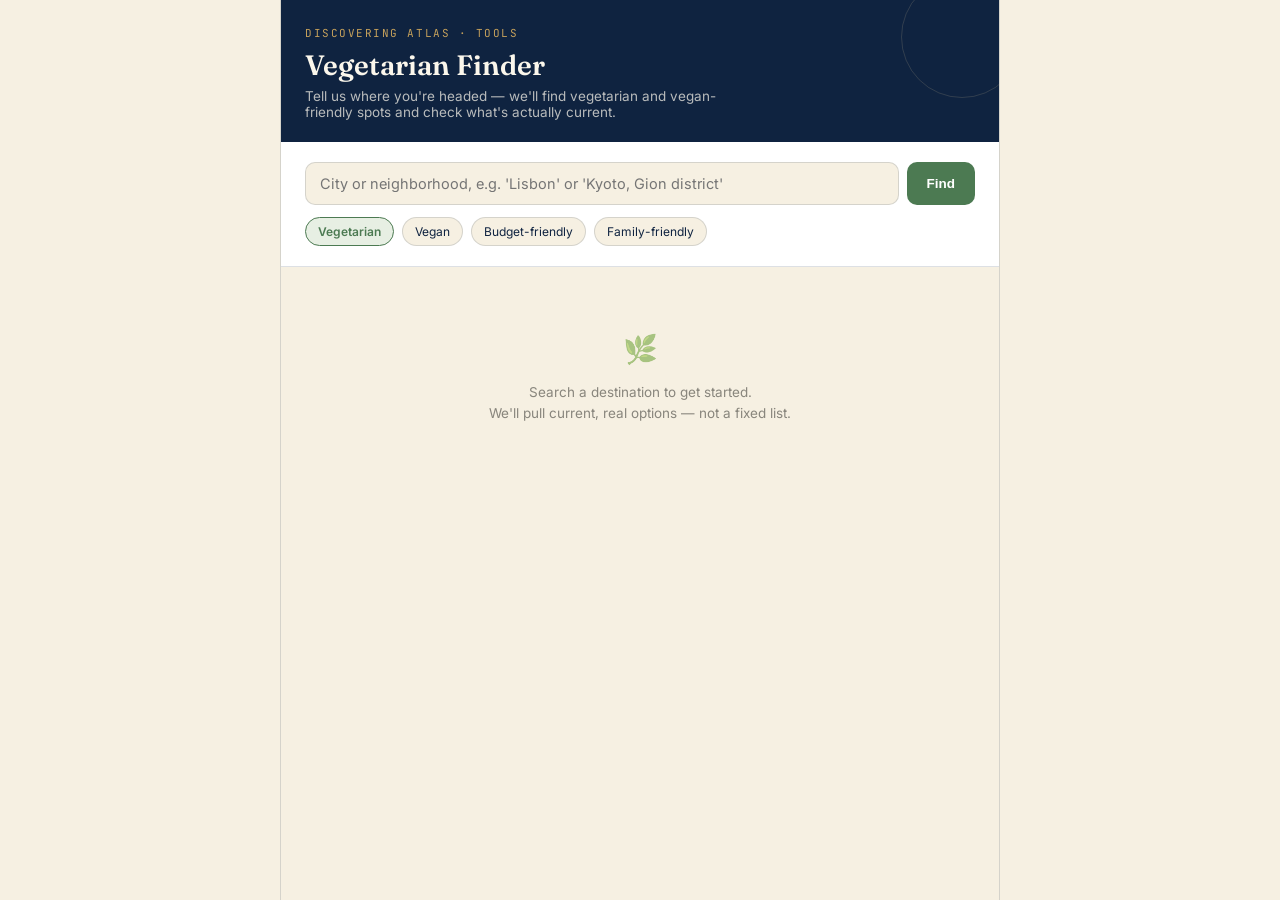
<file: veg-finder-tool.html>
<!DOCTYPE html>
<html lang="en">
<head>
<meta charset="UTF-8">
<meta name="viewport" content="width=device-width, initial-scale=1.0">
<title>Discovering Atlas — Vegetarian Finder</title>
<style>
  @import url('https://fonts.googleapis.com/css2?family=Fraunces:opsz,wght@9..144,400;9..144,600;9..144,700&family=Inter:wght@400;500;600&family=JetBrains+Mono:wght@400;500&display=swap');

  :root{
    --navy:#0F2340;
    --navy-deep:#081428;
    --gold:#C6A15B;
    --gold-soft:#E4CE9C;
    --cream:#F6F0E2;
    --ink:#1B1B18;
    --leaf:#4C7A52;
    --leaf-soft:#E7EFE3;
    --line:rgba(15,35,64,0.14);
  }
  *{box-sizing:border-box;}
  body{
    margin:0;
    background:var(--cream);
    color:var(--ink);
    font-family:'Inter',sans-serif;
    min-height:100vh;
  }
  .app{
    max-width:720px;
    margin:0 auto;
    min-height:100vh;
    background:var(--cream);
    border-left:1px solid var(--line);
    border-right:1px solid var(--line);
  }

  header{
    background:var(--navy);
    color:#FBF7EC;
    padding:26px 24px 22px;
    position:relative;
    overflow:hidden;
  }
  header::after{
    content:"";
    position:absolute; right:-24px; top:-24px;
    width:120px; height:120px;
    border:1px solid rgba(230,206,156,0.16);
    border-radius:50%;
  }
  .eyebrow{
    font-family:'JetBrains Mono',monospace;
    font-size:11px;
    letter-spacing:0.14em;
    text-transform:uppercase;
    color:var(--gold);
  }
  h1{
    font-family:'Fraunces',serif;
    font-weight:600;
    font-size:28px;
    margin:8px 0 6px;
  }
  .tagline{
    font-size:13.5px;
    color:rgba(251,247,236,0.72);
    max-width:48ch;
  }

  .search-panel{
    padding:20px 24px;
    border-bottom:1px solid var(--line);
    background:#fff;
  }
  .search-row{
    display:flex; gap:8px;
  }
  input[type=text]{
    flex:1;
    border:1px solid var(--line);
    border-radius:10px;
    padding:12px 14px;
    font-family:'Inter',sans-serif;
    font-size:14.5px;
    background:var(--cream);
  }
  input[type=text]:focus{outline:none; border-color:var(--leaf);}
  button.search-btn{
    background:var(--leaf);
    color:#fff;
    border:none;
    border-radius:10px;
    padding:0 20px;
    font-weight:600;
    font-size:13.5px;
    cursor:pointer;
  }
  button.search-btn:hover:not(:disabled){background:#3d6543;}
  button.search-btn:disabled{opacity:0.5;}

  .filter-row{
    display:flex; gap:8px; flex-wrap:wrap;
    margin-top:12px;
  }
  .filter-chip{
    font-size:12px;
    border:1px solid var(--line);
    background:var(--cream);
    padding:6px 12px;
    border-radius:999px;
    cursor:pointer;
    color:var(--navy);
  }
  .filter-chip.active{
    background:var(--leaf-soft);
    border-color:var(--leaf);
    color:var(--leaf);
    font-weight:600;
  }

  .results{
    padding:20px 24px 40px;
  }
  .empty-state{
    text-align:center;
    color:rgba(27,27,24,0.5);
    font-size:13.5px;
    margin-top:40px;
    line-height:1.6;
  }
  .empty-state .leaf-icon{font-size:28px; display:block; margin-bottom:10px;}

  .searching{
    display:flex; align-items:center; gap:8px;
    font-family:'JetBrains Mono',monospace;
    font-size:12px;
    color:var(--navy);
    margin-top:24px;
  }
  .searching .spin{
    width:12px;height:12px;
    border:2px solid var(--leaf-soft);
    border-top-color:var(--leaf);
    border-radius:50%;
    animation:spin 0.8s linear infinite;
  }
  @keyframes spin{to{transform:rotate(360deg);}}

  .result-intro{
    font-size:13.5px;
    color:rgba(27,27,24,0.7);
    margin-bottom:16px;
    line-height:1.6;
    white-space:pre-wrap;
  }

  .disclaimer{
    margin-top:24px;
    padding:12px 14px;
    background:var(--leaf-soft);
    border-radius:8px;
    font-size:12px;
    color:var(--leaf);
    line-height:1.5;
  }
</style>
</head>
<body>
<div class="app">
  <header>
    <div class="eyebrow">Discovering Atlas · Tools</div>
    <h1>Vegetarian Finder</h1>
    <div class="tagline">Tell us where you're headed — we'll find vegetarian and vegan-friendly spots and check what's actually current.</div>
  </header>

  <div class="search-panel">
    <div class="search-row">
      <input type="text" id="destInput" placeholder="City or neighborhood, e.g. 'Lisbon' or 'Kyoto, Gion district'">
      <button class="search-btn" id="searchBtn">Find</button>
    </div>
    <div class="filter-row" id="filterRow">
      <div class="filter-chip active" data-filter="vegetarian">Vegetarian</div>
      <div class="filter-chip" data-filter="vegan">Vegan</div>
      <div class="filter-chip" data-filter="budget">Budget-friendly</div>
      <div class="filter-chip" data-filter="family">Family-friendly</div>
    </div>
  </div>

  <div class="results" id="results">
    <div class="empty-state">
      <span class="leaf-icon">🌿</span>
      Search a destination to get started.<br>We'll pull current, real options — not a fixed list.
    </div>
  </div>
</div>

<script>
const destInput = document.getElementById('destInput');
const searchBtn = document.getElementById('searchBtn');
const resultsEl = document.getElementById('results');
const filterRow = document.getElementById('filterRow');

let activeFilters = new Set(['vegetarian']);

filterRow.addEventListener('click', (e) => {
  const chip = e.target.closest('.filter-chip');
  if (!chip) return;
  const f = chip.dataset.filter;
  if (activeFilters.has(f)) {
    activeFilters.delete(f);
    chip.classList.remove('active');
  } else {
    activeFilters.add(f);
    chip.classList.add('active');
  }
});

function buildQuery(destination) {
  const parts = [];
  if (activeFilters.has('vegan')) parts.push('vegan');
  if (activeFilters.has('vegetarian') && !activeFilters.has('vegan')) parts.push('vegetarian');
  if (activeFilters.has('budget')) parts.push('budget-friendly');
  if (activeFilters.has('family')) parts.push('family-friendly, good for kids');
  const filterText = parts.length ? parts.join(', ') : 'vegetarian-friendly';
  return `Find current, real vegetarian/vegan-friendly restaurants and cafes in ${destination}. Preferences: ${filterText}. For each place give: name, neighborhood, what makes it good for vegetarians (fully veg menu vs. veg-friendly with clear options), and one practical tip (price range, popular dish, or a caveat like "call ahead" or "small menu"). Search the web for current listings and reviews before answering — don't rely on memory, restaurants close and menus change. List 5-8 places. Keep each entry to 2-3 sentences. Start with a one-sentence overview of the vegetarian food scene in this destination, then list the places.`;
}

async function search() {
  const destination = destInput.value.trim();
  if (!destination) return;

  searchBtn.disabled = true;
  resultsEl.innerHTML = `<div class="searching"><span class="spin"></span> searching current listings for ${escapeHtml(destination)}…</div>`;

  try {
    const response = await fetch("https://api.anthropic.com/v1/messages", {
      method: "POST",
      headers: { "Content-Type": "application/json" },
      body: JSON.stringify({
        model: "claude-sonnet-4-6",
        max_tokens: 1200,
        messages: [{ role: "user", content: buildQuery(destination) }],
        tools: [{ type: "web_search_20250305", name: "web_search" }]
      })
    });

    const data = await response.json();

    if (!data.content) {
      resultsEl.innerHTML = `<div class="empty-state">Something went wrong — try again in a moment.</div>`;
      searchBtn.disabled = false;
      return;
    }

    const textBlocks = data.content
      .filter(item => item.type === "text")
      .map(item => item.text)
      .join("\n\n");

    resultsEl.innerHTML = `
      <div class="result-intro">${escapeHtml(textBlocks)}</div>
      <div class="disclaimer">🌿 Hours, menus, and openings change — double-check before you go, especially for smaller or newer spots.</div>
    `;

  } catch (err) {
    resultsEl.innerHTML = `<div class="empty-state">Connection hiccup — try searching again.</div>`;
    console.error(err);
  }

  searchBtn.disabled = false;
}

function escapeHtml(str) {
  const d = document.createElement('div');
  d.textContent = str;
  return d.innerHTML;
}

searchBtn.addEventListener('click', search);
destInput.addEventListener('keydown', (e) => {
  if (e.key === 'Enter') search();
});
</script>
</body>
</html>
</file>
<file: styles.css>
@import url('https://fonts.googleapis.com/css2?family=Fraunces:opsz,wght@9..144,400;9..144,600;9..144,700&family=Inter:wght@400;500;600&family=JetBrains+Mono:wght@400;500&display=swap');

:root{
  --navy:#0F2340;
  --navy-deep:#081428;
  --gold:#C6A15B;
  --gold-soft:#E4CE9C;
  --cream:#F6F0E2;
  --ink:#1B1B18;
  --teal:#2F6E6E;
  --line:rgba(15,35,64,0.14);
}
*{box-sizing:border-box;}
body{
  margin:0;
  background:var(--cream);
  color:var(--ink);
  font-family:'Inter',sans-serif;
  line-height:1.6;
}
a{color:var(--navy); text-decoration:none;}
a:hover{color:var(--teal);}
img{max-width:100%; display:block;}

.wrap{max-width:1080px; margin:0 auto; padding:0 24px;}

/* Nav */
nav.site-nav{
  background:var(--navy);
  color:var(--gold-soft);
}
nav.site-nav .wrap{
  display:flex; align-items:center; justify-content:space-between;
  padding:16px 24px;
  flex-wrap:wrap;
  gap:12px;
}
.brand{
  font-family:'Fraunces',serif;
  font-weight:600;
  font-size:20px;
  color:#FBF7EC;
  letter-spacing:0.01em;
}
.brand .dot{color:var(--gold);}
.nav-links{display:flex; gap:22px; flex-wrap:wrap;}
.nav-links a{
  color:rgba(251,247,236,0.82);
  font-size:13.5px;
  letter-spacing:0.02em;
}
.nav-links a:hover{color:var(--gold-soft);}

/* Hero */
.hero{
  background:
    radial-gradient(circle at 85% -10%, rgba(198,161,91,0.16), transparent 45%),
    var(--navy-deep);
  color:#FBF7EC;
  padding:72px 0 60px;
  position:relative;
  overflow:hidden;
}
.eyebrow{
  font-family:'JetBrains Mono',monospace;
  font-size:11px;
  letter-spacing:0.16em;
  text-transform:uppercase;
  color:var(--gold);
}
.hero h1{
  font-family:'Fraunces',serif;
  font-weight:700;
  font-size:clamp(32px,5vw,52px);
  margin:12px 0 16px;
  max-width:16ch;
  line-height:1.08;
}
.hero p{
  max-width:52ch;
  color:rgba(251,247,236,0.78);
  font-size:16px;
}
.route-line{
  margin-top:28px;
  height:1px;
  width:220px;
  background:linear-gradient(90deg, var(--gold) 0%, rgba(198,161,91,0.1) 100%);
  position:relative;
}
.route-line .dot{
  position:absolute; top:-3px; left:0;
  width:7px;height:7px;border-radius:50%;
  background:var(--gold);
  box-shadow:0 0 0 3px rgba(198,161,91,0.2);
}

.btn{
  display:inline-block;
  margin-top:26px;
  background:var(--gold);
  color:var(--navy-deep);
  font-weight:600;
  font-size:13.5px;
  padding:11px 20px;
  border-radius:8px;
  letter-spacing:0.02em;
}
.btn:hover{background:var(--gold-soft); color:var(--navy-deep);}
.btn.ghost{
  background:transparent;
  border:1px solid rgba(251,247,236,0.35);
  color:#FBF7EC;
  margin-left:10px;
}
.btn.ghost:hover{border-color:var(--gold); color:var(--gold-soft);}

/* Full-bleed photo hero (swap the background-image URL for your own photo) */
.photo-hero{
  position:relative;
  min-height:520px;
  background-size:cover;
  background-position:center;
  display:flex;
  align-items:center;
  justify-content:center;
  text-align:center;
  color:#fff;
  /* REPLACE this gradient with: background-image:url('images/your-photo.jpg'); background-size:cover; background-position:center; */
  background-image:linear-gradient(160deg, var(--navy) 0%, var(--teal) 100%);
}
.photo-hero::before{
  content:"";
  position:absolute; inset:0;
  background:linear-gradient(180deg, rgba(8,20,40,0.15) 0%, rgba(8,20,40,0.55) 100%);
}
.photo-hero-content{
  position:relative;
  z-index:1;
  max-width:800px;
  padding:0 24px;
}
.photo-hero .eyebrow-script{
  font-family:'Fraunces',serif;
  font-style:italic;
  font-size:20px;
  color:var(--gold-soft);
  margin-bottom:10px;
  display:block;
}
.photo-hero h2{
  font-family:'Inter',sans-serif;
  font-weight:600;
  font-size:clamp(24px,4.5vw,42px);
  letter-spacing:0.06em;
  text-transform:uppercase;
  line-height:1.35;
  margin:0 0 26px;
}
.photo-hero .btn-outline{
  display:inline-block;
  border:1px solid rgba(255,255,255,0.6);
  color:#fff;
  font-size:12px;
  letter-spacing:0.14em;
  text-transform:uppercase;
  padding:13px 28px;
  border-radius:2px;
}
.photo-hero .btn-outline:hover{border-color:var(--gold); color:var(--gold-soft);}

/* Category section with "See all" pattern */
.category-header{
  display:flex; justify-content:space-between; align-items:baseline;
  margin-bottom:24px;
}
.category-header .see-all{
  font-family:'Fraunces',serif;
  font-style:italic;
  font-size:14px;
  border-bottom:1px solid var(--line);
}
.photo-card .photo{
  height:260px;
  background-size:cover;
  background-position:center;
  /* REPLACE with your own photo: background-image:url('images/your-photo.jpg'); */
  background-image:linear-gradient(160deg, var(--navy) 0%, var(--teal) 130%);
}

/* Section headings */
.section{padding:56px 0;}
.section h2{
  font-family:'Fraunces',serif;
  font-weight:600;
  font-size:26px;
  margin:0 0 6px;
}
.section .kicker{
  font-family:'JetBrains Mono',monospace;
  font-size:11px;
  letter-spacing:0.14em;
  text-transform:uppercase;
  color:var(--teal);
  margin-bottom:8px;
  display:block;
}

/* Destination / post cards (passport-stamp motif) */
.grid{
  display:grid;
  grid-template-columns:repeat(auto-fit,minmax(240px,1fr));
  gap:20px;
  margin-top:28px;
}
.card{
  background:#fff;
  border:1px solid var(--line);
  border-radius:12px;
  overflow:hidden;
  transition:transform .15s ease, box-shadow .15s ease;
}
.card:hover{transform:translateY(-3px); box-shadow:0 10px 24px rgba(15,35,64,0.1);}
.card .photo{
  height:150px;
  background:
    linear-gradient(160deg, var(--navy) 0%, var(--teal) 130%);
  position:relative;
}
.card .coords{
  position:absolute; bottom:10px; left:12px;
  font-family:'JetBrains Mono',monospace;
  font-size:10.5px;
  color:rgba(251,247,236,0.85);
  border:1px solid rgba(251,247,236,0.4);
  padding:2px 7px;
  border-radius:4px;
}
.card .body{padding:16px 18px 20px;}
.card h3{
  font-family:'Fraunces',serif;
  font-size:18px;
  margin:0 0 6px;
}
.card p{font-size:13.5px; color:rgba(27,27,24,0.72); margin:0 0 10px;}
.card .readmore{
  font-family:'JetBrains Mono',monospace;
  font-size:11px;
  letter-spacing:0.04em;
  color:var(--navy);
}

/* Post page */
.post-header{padding:48px 0 24px; border-bottom:1px solid var(--line);}
.post-header h1{
  font-family:'Fraunces',serif;
  font-size:clamp(28px,4vw,42px);
  margin:10px 0 8px;
}
.post-meta{
  font-family:'JetBrains Mono',monospace;
  font-size:11.5px;
  color:var(--teal);
  text-transform:uppercase;
  letter-spacing:0.08em;
}
.post-body{padding:32px 0 60px; max-width:70ch;}
.post-body p{font-size:16px; margin-bottom:20px;}
.post-body h2{
  font-family:'Fraunces',serif;
  font-size:22px;
  margin-top:36px;
}

/* Footer */
footer{
  background:var(--navy);
  color:rgba(251,247,236,0.68);
  padding:34px 0;
  margin-top:40px;
}
footer .wrap{
  display:flex; justify-content:space-between; align-items:center;
  flex-wrap:wrap; gap:16px;
}
footer a{color:rgba(251,247,236,0.85); font-size:13px;}
.social-links{display:flex; gap:16px;}

@media (max-width:640px){
  footer .wrap{flex-direction:column; align-items:flex-start;}
}
</file>
